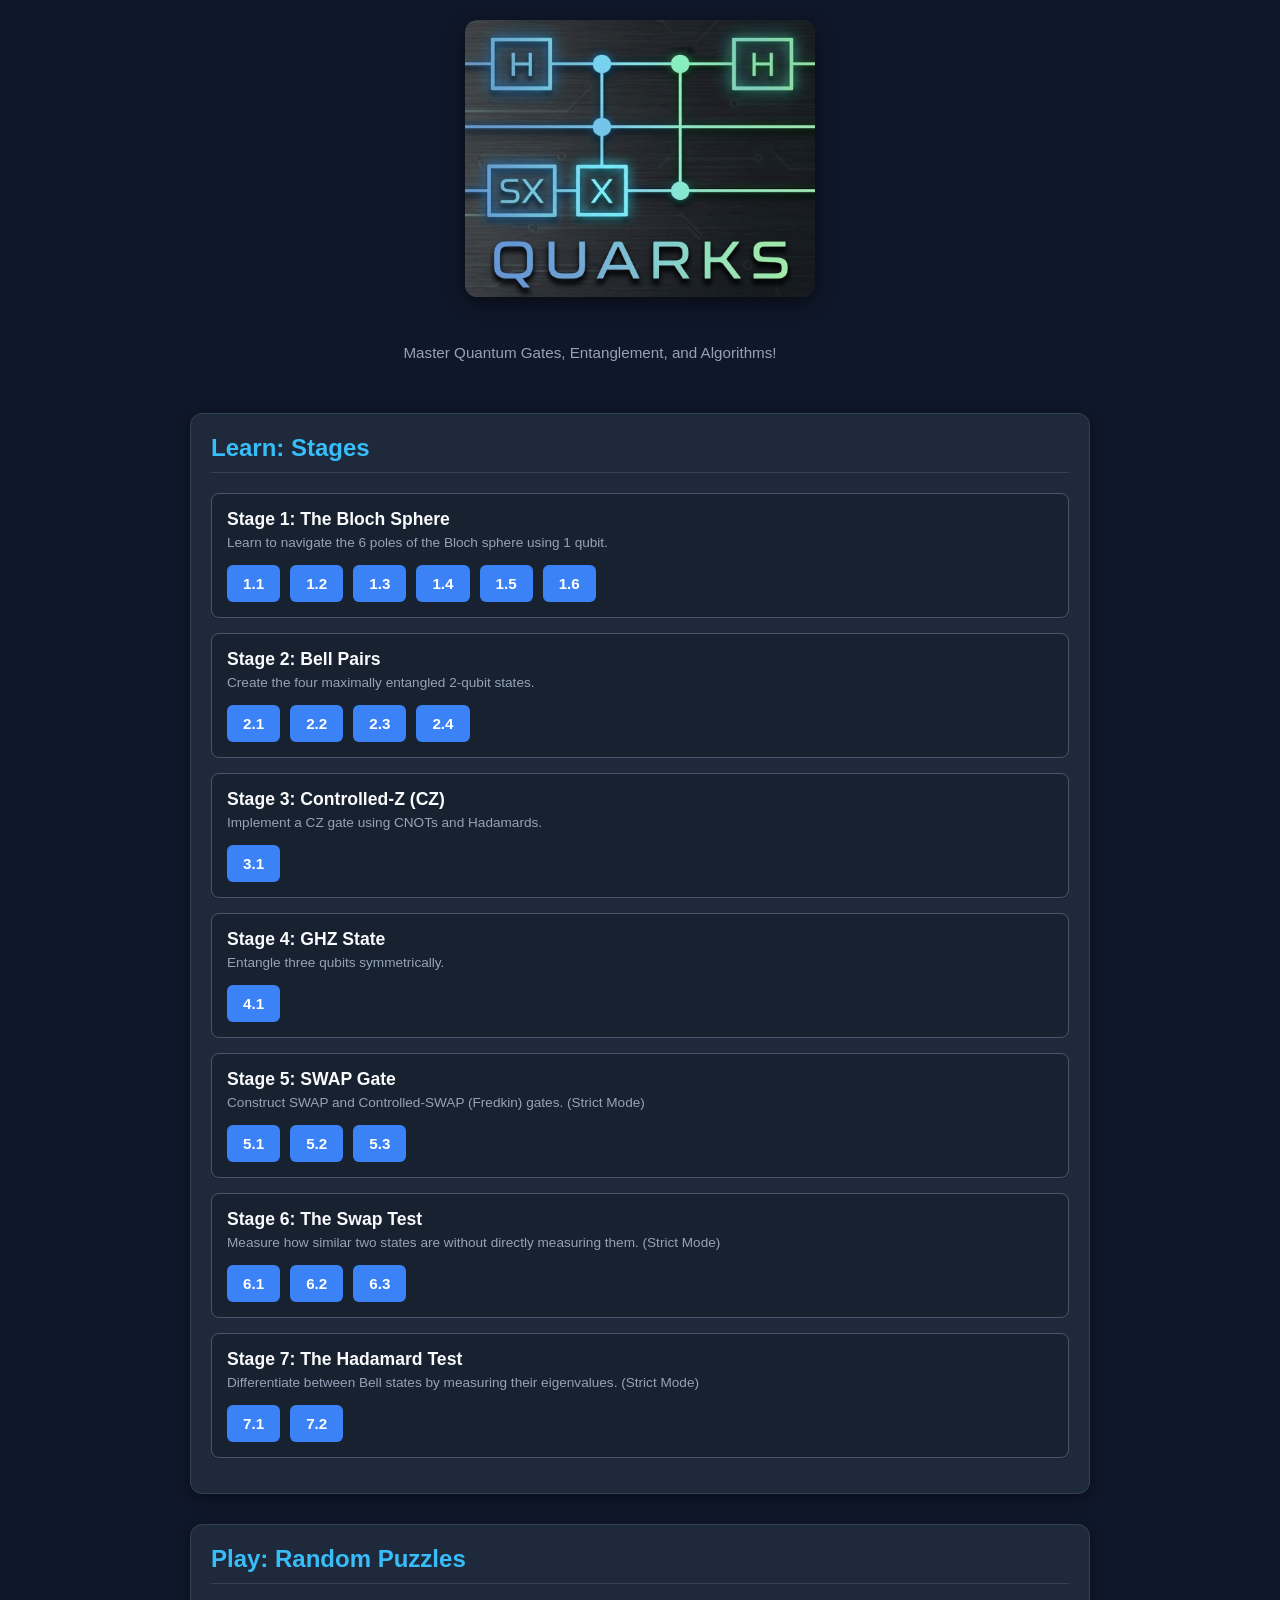
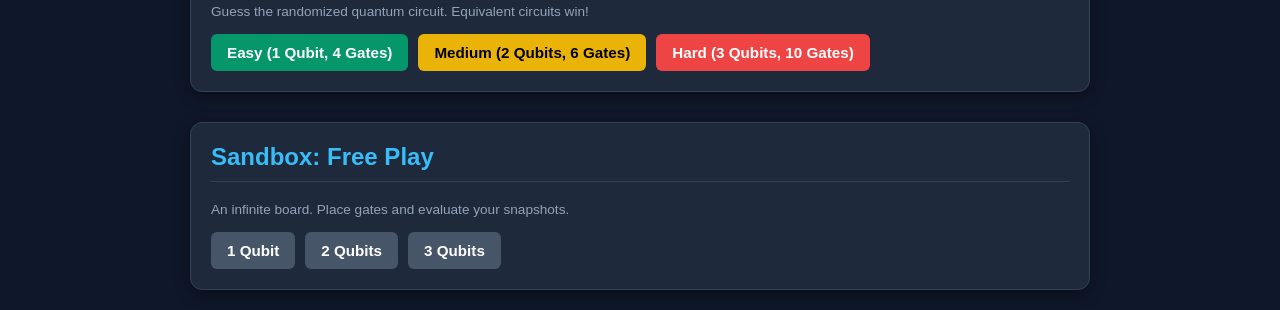
<file: Quarks V1.9.html>
<!DOCTYPE html>
<html lang="en">
<head>
    <meta charset="UTF-8">
    <meta name="viewport" content="width=device-width, initial-scale=1.0">
    <title>Quarks - Quantum Game</title>
    <style>
        :root {
            --bg-color: #0f172a;
            --text-color: #f8fafc;
            --border-color: #334155;
            --correct-bg: rgba(34, 197, 94, 0.2);
            --correct-border: #22c55e;
            --absent-bg: rgba(0, 0, 0, 0.2);
            --wire-color: #64748b;
            --gate-bg: #3b82f6;
            --cx-color: #eab308;
            --panel-bg: #1e293b;
        }
        body {
            font-family: 'Segoe UI', Tahoma, Geneva, Verdana, sans-serif;
            background-color: var(--bg-color);
            color: var(--text-color);
            display: flex;
            flex-direction: column;
            align-items: center;
            margin: 0;
            padding: 20px;
            overflow-x: hidden;
        }
        
        /* Logo Styles */
        .app-logo {
            max-width: 350px;
            width: 90%;
            height: auto;
            margin: 0 auto 15px auto;
            display: block;
            border-radius: 12px;
            box-shadow: 0 6px 20px rgba(0,0,0,0.5);
        }
        .app-logo-small {
            max-width: 250px;
            width: 80%;
            height: auto;
            margin: 0 auto 15px auto;
            display: block;
            border-radius: 8px;
            box-shadow: 0 4px 12px rgba(0,0,0,0.4);
        }

        #game-view { display: none; width: 100%; flex-direction: column; align-items: center;}
        
        .instructions { font-size: 0.95rem; color: #94a3b8; margin-bottom: 20px; text-align: center; max-width: 800px; line-height: 1.4;}
        
        /* Hint/Lesson Button Styles */
        .hint-btn {
            background: #475569; color: white; border: none; padding: 6px 12px; 
            border-radius: 4px; cursor: pointer; font-size: 0.8rem; margin-top: 10px; margin-right: 5px;
            transition: background 0.2s;
        }
        .hint-btn:hover { filter: brightness(1.1); }
        .hint-text { margin-top: 10px; font-style: italic; color: #eab308; }
        .lesson-text { margin-top: 10px; color: #cbd5e1; font-size: 0.9rem; text-align: left; background: rgba(0,0,0,0.2); padding: 12px; border-radius: 6px; border-left: 3px solid #38bdf8; line-height: 1.5;}
        .lesson-text b { color: #38bdf8; }

        .main-layout {
            display: flex;
            flex-direction: row;
            flex-wrap: wrap;
            justify-content: center;
            gap: 30px;
            width: 100%;
            max-width: 1200px;
        }
        
        .left-col { display: flex; flex-direction: column; flex: 1; min-width: 320px; max-width: 700px; order: 1; }
        .right-col {
            display: flex; flex-direction: column; width: 250px; background: var(--panel-bg);
            border: 1px solid var(--border-color); border-radius: 8px; padding: 15px; height: fit-content;
            box-shadow: 0 4px 6px rgba(0,0,0,0.3); order: 2; margin: 0 auto;
        }

        .state-container {
            background-color: var(--panel-bg); border: 1px solid var(--border-color);
            border-radius: 8px; padding: 15px; margin-bottom: 20px; text-align: center;
            box-shadow: 0 4px 6px rgba(0,0,0,0.3);
        }
        .state-amplitudes { font-size: 1.1rem; font-family: monospace; font-weight: bold; color: #38bdf8; word-wrap: break-word;}
        .state-label { font-size: 0.8rem; text-transform: uppercase; letter-spacing: 1px; color: #94a3b8; margin-bottom: 5px; }
        
        #live-state-container { border-color: #eab308; }
        #live-state-container .state-amplitudes { color: #eab308; }

        #board { display: flex; flex-direction: column; gap: 12px; margin-bottom: 25px; width: 100%; }
        .row-wrapper { 
            display: flex; flex-direction: column; background: var(--panel-bg); 
            border-radius: 6px; overflow: hidden; border: 2px solid transparent; transition: border-color 0.2s; width: 100%;
        }
        .row-wrapper.active { border-color: #94a3b8; box-shadow: 0 0 8px rgba(148, 163, 184, 0.3); }
        
        .circuit-row { display: flex; position: relative; width: 100%; }
        
        .qubit-labels {
            display: flex; flex-direction: column; justify-content: space-around; width: 30px; 
            background: #0f172a; font-family: monospace; font-size: 0.7rem; color: #94a3b8; 
            padding-left: 5px; border-right: 1px solid var(--border-color); flex-shrink: 0;
        }
        
        .slot {
            flex: 1; min-width: 35px; position: relative; border-right: 1px dashed var(--border-color); transition: background 0.2s;
        }
        .slot:last-child { border-right: none; }
        .slot.drag-over { background: rgba(255, 255, 255, 0.1); }
        .slot.correct { background: var(--correct-bg); border-color: var(--correct-border); border-style: solid; border-width: 0 1px 0 0;}
        .slot.absent { background: var(--absent-bg); opacity: 0.5; }

        .wire { position: absolute; left: 0; right: 0; height: 2px; background: var(--wire-color); z-index: 1; pointer-events: none;}
        
        .gate-box {
            position: absolute; width: 30px; height: 30px; background: var(--gate-bg); color: white; 
            text-align: center; font-weight: bold; line-height: 30px; font-size: 14px; z-index: 2; 
            left: 50%; transform: translate(-50%, -50%); border-radius: 4px; box-shadow: 0 2px 4px rgba(0,0,0,0.5); pointer-events: none;
        }
        
        .ctrl-dot {
            position: absolute; width: 12px; height: 12px; background: var(--cx-color); 
            border-radius: 50%; z-index: 2; left: 50%; transform: translate(-50%, -50%); pointer-events: none;
        }
        
        .tgt-cross {
            position: absolute; width: 20px; height: 20px; color: var(--cx-color); z-index: 2; 
            left: 50%; transform: translate(-50%, -50%); font-size: 26px; line-height: 20px; text-align: center; pointer-events: none;
        }
        
        .ctrl-line { position: absolute; left: 50%; width: 2px; background: var(--cx-color); transform: translateX(-50%); z-index: 1; pointer-events: none;}

        #board.hard-mode .gate-box { width: 22px; height: 22px; line-height: 22px; font-size: 11px; }
        #board.hard-mode .tgt-cross { width: 16px; height: 16px; font-size: 20px; line-height: 16px; }
        #board.hard-mode .ctrl-dot { width: 8px; height: 8px; }
        #board.hard-mode .qubit-labels { width: 22px; font-size: 0.6rem; }

        .amplitudes-result { font-family: monospace; font-size: 0.95rem; background-color: rgba(0,0,0,0.3); padding: 8px; text-align: center; color: #cbd5e1; border-top: 1px solid var(--border-color); }
        .original-label { font-size: 0.8rem; color: #f8fafc; background: rgba(0,0,0,0.4); padding: 4px; text-align: center; text-transform: uppercase;}

        #palette-container { margin-bottom: 20px; width: 100%;}
        .palette-label { font-size: 0.8rem; color: #94a3b8; margin-bottom: 10px; text-align: center; text-transform: uppercase;}
        #palette { display: flex; flex-wrap: wrap; justify-content: center; gap: 8px; background: var(--panel-bg); padding: 15px; border-radius: 8px; border: 1px solid var(--border-color); }
        .palette-item { width: 45px; background: #0f172a; border: 1px solid var(--border-color); border-radius: 6px; position: relative; cursor: grab; transition: transform 0.1s;}
        .palette-item:active { cursor: grabbing; transform: scale(0.95); }
        .palette-item:hover { border-color: #64748b; }

        .controls { display: flex; gap: 10px; margin-bottom: 20px; width: 100%;}
        .btn { flex: 1; padding: 12px; font-size: 0.9rem; font-weight: bold; border: none; border-radius: 6px; cursor: pointer; color: white; text-transform: uppercase; }
        #submit-btn { background-color: var(--gate-bg); }
        #submit-btn:hover { background-color: #2563eb; }
        #submit-btn:disabled { background-color: #475569; cursor: not-allowed; color: #94a3b8; }
        #menu-btn { background: #475569; }
        #menu-btn:hover { background: #334155; }
        .btn-green { background-color: #059669 !important; }
        .btn-green:hover { background-color: #047857 !important; }
        .btn-yellow { background-color: #eab308 !important; color: #000 !important; }
        .btn-yellow:hover { background-color: #ca8a04 !important; }
        
        #message { font-size: 1.2rem; font-weight: bold; height: 1.5rem; text-align: center; margin-bottom: 20px; padding: 0 10px;}

        #gate-guide { 
            background-color: var(--panel-bg); border: 1px solid var(--border-color); border-radius: 8px; 
            padding: 15px; width: 100%; max-width: 980px; box-sizing: border-box; order: 3; margin: 0 auto 20px auto;
        }
        .guide-title { font-size: 0.9rem; color: #94a3b8; text-transform: uppercase; letter-spacing: 1px; margin-bottom: 12px; text-align: center; }
        .guide-grid { display: grid; grid-template-columns: repeat(auto-fit, minmax(200px, 1fr)); gap: 10px; }
        .guide-card { background: rgba(0,0,0,0.2); padding: 12px; border-radius: 6px; border: 1px solid var(--border-color); font-size: 0.85rem; color: #cbd5e1; }
        .guide-card b { color: #f8fafc; font-size: 0.95rem; display: block; margin-bottom: 6px; }
        .math-expr { font-family: monospace; color: #eab308; display: block; line-height: 1.5; }

        .bloch-title { text-align: center; font-size: 0.9rem; color: #cbd5e1; text-transform: uppercase; letter-spacing: 1px; margin-bottom: 15px;}
        .canvas-container { display: flex; flex-direction: column; align-items: center; gap: 20px;}
        canvas { border-radius: 8px; background: #0f172a; border: 1px solid var(--border-color); }
        .bloch-note { font-size: 0.75rem; color: #94a3b8; text-align: center; margin-top: 15px;}

        /* Main Menu Overlay */
        #main-menu { width: 100%; max-width: 900px; display: flex; flex-direction: column; gap: 30px; animation: fadeIn 0.3s ease-out;}
        .menu-section { background: var(--panel-bg); border: 1px solid var(--border-color); border-radius: 12px; padding: 20px; box-shadow: 0 4px 15px rgba(0,0,0,0.4); }
        .menu-section h2 { margin-top: 0; color: #38bdf8; border-bottom: 1px solid var(--border-color); padding-bottom: 10px;}
        .menu-row { display: flex; flex-wrap: wrap; gap: 10px; margin-top: 15px;}
        .menu-btn { background: var(--gate-bg); color: white; border: none; padding: 10px 16px; border-radius: 6px; cursor: pointer; font-weight: bold; font-size: 0.95rem;}
        .menu-btn:hover { filter: brightness(1.1); }
        .menu-btn.completed { background-color: #059669; border: 1px solid #047857; color: white; }
        
        .stage-box { background: rgba(0,0,0,0.2); border: 1px solid #475569; border-radius: 8px; padding: 15px; margin-bottom: 15px;}
        .stage-box h3 { margin: 0 0 5px 0; color: #f8fafc; font-size: 1.1rem;}
        .stage-box p { margin: 0 0 10px 0; font-size: 0.85rem; color: #94a3b8;}

        @keyframes fadeIn { from {opacity: 0;} to {opacity: 1;} }
        .hidden { display: none !important; }
    </style>
</head>
<body>

    <div id="main-menu">
        <img src="logo.jpg" alt="Quarks - Quantum Game" class="app-logo">
        <div class="instructions">Master Quantum Gates, Entanglement, and Algorithms!</div>
        
        <div class="menu-section">
            <h2>Learn: Stages</h2>
            <div id="stages-container"></div>
        </div>

        <div class="menu-section">
            <h2>Play: Random Puzzles</h2>
            <p style="font-size: 0.85rem; color: #94a3b8; margin-top: 0;">Guess the randomized quantum circuit. Equivalent circuits win!</p>
            <div class="menu-row">
                <button class="menu-btn btn-green" onclick="initGame('RANDOM', 1)">Easy (1 Qubit, 4 Gates)</button>
                <button class="menu-btn btn-yellow" onclick="initGame('RANDOM', 2)">Medium (2 Qubits, 6 Gates)</button>
                <button class="menu-btn" style="background:#ef4444;" onclick="initGame('RANDOM', 3)">Hard (3 Qubits, 10 Gates)</button>
            </div>
        </div>

        <div class="menu-section">
            <h2>Sandbox: Free Play</h2>
            <p style="font-size: 0.85rem; color: #94a3b8; margin-top: 0;">An infinite board. Place gates and evaluate your snapshots.</p>
            <div class="menu-row">
                <button class="menu-btn" style="background:#475569" onclick="initGame('FREEPLAY', 1)">1 Qubit</button>
                <button class="menu-btn" style="background:#475569" onclick="initGame('FREEPLAY', 2)">2 Qubits</button>
                <button class="menu-btn" style="background:#475569" onclick="initGame('FREEPLAY', 3)">3 Qubits</button>
            </div>
        </div>
    </div>

    <div id="game-view">
        <img src="logo.jpg" alt="Quarks - Quantum Game" class="app-logo-small">
        <div class="instructions" id="instructions-text"></div>

        <div class="main-layout">
            <div class="left-col">
                <div id="target-container" class="state-container">
                    <div class="state-label">Target Amplitudes:</div>
                    <div id="target-amplitudes" class="state-amplitudes">Loading...</div>
                </div>

                <div id="live-state-container" class="state-container hidden">
                    <div class="state-label">Current Live Output:</div>
                    <div id="live-state-amplitudes" class="state-amplitudes">|ψ⟩ = |0⟩</div>
                </div>

                <div id="board"></div>

                <div id="palette-container">
                    <div class="palette-label">Gate Palette</div>
                    <div id="palette"></div>
                </div>

                <div class="controls">
                    <button id="submit-btn" class="btn" onclick="submitGuess()">Evaluate</button>
                    <button id="next-btn" class="btn btn-green hidden" onclick="nextStage()">Next Stage</button>
                    <button id="again-btn" class="btn btn-yellow hidden" onclick="playAgain()">Play Again</button>
                    <button id="menu-btn" class="btn" onclick="showMainMenu()">Main Menu</button>
                </div>
                
                <div id="message"></div>
            </div>

            <div class="right-col">
                <div class="bloch-title">Live Bloch Spheres</div>
                <div class="canvas-container" id="canvas-wrapper"></div>
                <div class="bloch-note">Pink = Pure State<br>Yellow = Entangled</div>
            </div>

            <div id="gate-guide">
                <div class="guide-title">Quantum Gate Reference</div>
                <div class="guide-grid">
                    <div class="guide-card"><b>X (NOT Gate)</b><span class="math-expr">X|0⟩ = |1⟩<br>X|1⟩ = |0⟩</span></div>
                    <div class="guide-card"><b>Y (Pauli-Y Gate)</b><span class="math-expr">Y|0⟩ = i|1⟩<br>Y|1⟩ = -i|0⟩</span></div>
                    <div class="guide-card"><b>Z (Phase Gate)</b><span class="math-expr">Z|0⟩ = |0⟩<br>Z|1⟩ = -|1⟩</span></div>
                    <div class="guide-card"><b>H (Hadamard)</b><span class="math-expr">H|0⟩ = 1/√2(|0⟩+|1⟩)<br>H|1⟩ = 1/√2(|0⟩-|1⟩)</span></div>
                    <div class="guide-card"><b>SX (√X Gate)</b><span class="math-expr">SX|0⟩ = ½(1+i)|0⟩ + ½(1-i)|1⟩<br>SX|1⟩ = ½(1-i)|0⟩ + ½(1+i)|1⟩</span></div>
                    <div class="guide-card" style="grid-column: 1/-1;"><b>CX (CNOT) & CCX (Toffoli)</b><span class="math-expr">Flips Target (⊕) if all Controls (•) are |1⟩.</span></div>
                </div>
            </div>
        </div>
    </div>

<script>
// --- Save Data ---
let completedStages = JSON.parse(localStorage.getItem('quarks_completed') || '[]');

function markStageCompleted(sIdx, lIdx) {
    let id = `${sIdx}-${lIdx}`;
    if (!completedStages.includes(id)) {
        completedStages.push(id);
        localStorage.setItem('quarks_completed', JSON.stringify(completedStages));
    }
}

// --- Configuration & Content ---
const LEVELS = {
    1: { q: 1, g: 4, minActive: 2, set: ['X0', 'Y0', 'H0', 'Z0', 'SX0'] },
    2: { q: 2, g: 6, minActive: 3, set: ['X0', 'X1', 'Y0', 'Y1', 'H0', 'H1', 'Z0', 'Z1', 'SX0', 'SX1', 'CX01', 'CX10'] },
    3: { q: 3, g: 10, minActive: 4, set: ['X0','X1','X2', 'Y0','Y1','Y2', 'H0','H1','H2', 'Z0','Z1','Z2', 'SX0','SX1','SX2', 'CX01','CX10','CX12','CX21', 'CX02', 'CX20', 'CCX012', 'CCX021', 'CCX120'] }
};

// Valid symmetrical CSWAP implementations
const CSWAP_VARIANTS = [
    [['CCX012'], ['CCX021'], ['CCX012']],
    [['CCX021'], ['CCX012'], ['CCX021']],
    [['CX21'], ['CCX012'], ['CX21']],
    [['CX12'], ['CCX021'], ['CX12']]
];

// Helper to calculate exact multiset from a 2D array of gates
function getGateMultiset(circuit) {
    let gates = [];
    for(let col of circuit) {
        for(let gate of col) {
            if(gate && gate !== 'I') gates.push(gate);
        }
    }
    return gates.sort().join(',');
}

// Generate base permutations for Strict Mode multiset extraction
const STAGES = [
    {
        title: "Stage 1: The Bloch Sphere",
        desc: "Learn to navigate the 6 poles of the Bloch sphere using 1 qubit.",
        qubits: 1, cols: 3, set: ['X0', 'Y0', 'Z0', 'H0', 'SX0'],
        levels: [
            { 
                name: "1.1: +Z State |0⟩", circuits: [[[]]], hint: "The default starting state. Does it need gates?",
                lesson: "<b>The Mechanism:</b> The |0⟩ state is the fundamental starting point of all quantum algorithms, representing the North Pole of the Bloch Sphere. Every game begins with the qubit perfectly resting here.<br><br><b>Why it matters:</b> Before we can exploit quantum mechanics, we need a clean, cold, and verified computational basis state to build upon. In real hardware, initializing qubits to |0⟩ with high fidelity is the vital first step of any quantum program."
            },
            { 
                name: "1.2: -Z State |1⟩", circuits: [[['X0']]], hint: "Flip the bit entirely.",
                lesson: "<b>The Mechanism:</b> The Pauli-X gate acts as a quantum NOT gate. It rotates the qubit 180 degrees around the X-axis, flipping it from the North Pole (|0⟩) to the South Pole (|1⟩).<br><br><b>Why it matters:</b> Bit-flips are the most basic form of logic. In quantum error correction, identifying and fixing accidental X-flips caused by environmental noise is a major area of research."
            },
            { 
                name: "1.3: +X State |+⟩", circuits: [[['H0']]], hint: "Create an equal superposition.",
                lesson: "<b>The Mechanism:</b> The Hadamard (H) gate creates an equal superposition of |0⟩ and |1⟩. Visually, it places the qubit directly on the equator facing the positive X-axis. If you measure this, you get a 50/50 chance of 0 or 1.<br><br><b>Why it matters:</b> Superposition is the fuel for quantum computing's massive parallel processing potential. By applying H gates to a register of qubits, we can explore all possible computational states simultaneously."
            },
            { 
                name: "1.4: -X State |-⟩", circuits: [[['X0'], ['H0']]], hint: "Flip the bit, then superpose.",
                lesson: "<b>The Mechanism:</b> By starting at |1⟩ and applying a Hadamard, we land on the opposite side of the equator. The amplitude of |1⟩ is now negative (-1/√2).<br><br><b>Why it matters:</b> Negative amplitudes are what make quantum mechanics truly different from classical probability. They allow for *Quantum Interference*. Algorithms are designed so that wrong answers interfere destructively (cancel out) and the right answer interferes constructively (amplifies)."
            },
            { 
                name: "1.5: +Y State |+i⟩", circuits: [[['X0'], ['SX0']]], hint: "Combine a full flip and a half flip.",
                lesson: "<b>The Mechanism:</b> The SX (Square-root of X) gate rotates the qubit 90 degrees around the X-axis. By combining gates, we can navigate to the Y-axis, bringing *imaginary numbers* (i) into our amplitudes.<br><br><b>Why it matters:</b> Complex numbers are essential to the Schrödinger equation. Manipulating the imaginary phase of a qubit is required for advanced routines like the Quantum Fourier Transform, a core component of Shor's algorithm for breaking RSA encryption."
            },
            { 
                name: "1.6: -Y State |-i⟩", circuits: [[['SX0']]], hint: "A single half-X rotation.",
                lesson: "<b>The Mechanism:</b> A single SX gate on |0⟩ pushes the qubit to the negative Y-axis. Notice how different combinations of rotations can reach different points on the equator.<br><br><b>Why it matters:</b> The X, Y, and Z axes represent non-commuting observables. Navigating precisely between them is exactly how quantum states are calibrated, tested, and manipulated inside physical hardware like superconducting transmon qubits."
            }
        ]
    },
    {
        title: "Stage 2: Bell Pairs",
        desc: "Create the four maximally entangled 2-qubit states.",
        qubits: 2, cols: 4, set: ['X0', 'X1', 'Z0', 'Z1', 'H0', 'H1', 'CX01', 'CX10'],
        levels: [
            { 
                name: "2.1: Φ+ State", circuits: [[['H0'], ['CX01']]], hint: "Entangle |+⟩ on Q0 with |0⟩ on Q1.",
                lesson: "<b>The Mechanism:</b> The CNOT gate is represented on the board by a solid control dot connected vertically to a ⊕ target cross. It flips the target qubit *only* if the control qubit is |1⟩. Because our control qubit is in a superposition of |0⟩ and |1⟩, the target becomes a superposition of flipped and not-flipped. They are now mathematically locked together.<br><br><b>Why it matters:</b> This is maximum entanglement. Measuring one qubit instantly dictates the state of the other, regardless of distance. This is the exact state used in Quantum Teleportation and Superdense Coding."
            },
            { 
                name: "2.2: Φ- State", circuits: [[['X0'], ['H0'], ['CX01']]], hint: "Entangle |-⟩ on Q0 with |0⟩ on Q1.",
                lesson: "<b>The Mechanism:</b> By starting the control qubit in the |-⟩ state before entangling, we embed a relative negative phase into the entangled pair.<br><br><b>Why it matters:</b> Entanglement isn't just about perfectly correlated classical data. By manipulating the phase within an entangled pair, quantum networks can encode extra classical bits of information, transferring 2 bits of data using only 1 physical qubit (Superdense coding)."
            },
            { 
                name: "2.3: Ψ+ State", circuits: [[['X1'], ['H0'], ['CX01']]], hint: "Flip the target before entangling.",
                lesson: "<b>The Mechanism:</b> Here, the qubits are perfectly *anti-correlated*. If you measure a 0 on Q0, you are guaranteed to find a 1 on Q1, and vice versa.<br><br><b>Why it matters:</b> Anti-correlated Bell states are frequently used in Quantum Key Distribution (like the E91 protocol) to generate perfectly secure, unhackable encryption keys between two distant parties."
            },
            { 
                name: "2.4: Ψ- State", circuits: [[['X0', 'X1'], ['H0'], ['CX01']]], hint: "Start with |11⟩ before entangling.",
                lesson: "<b>The Mechanism:</b> Known as the 'Singlet State', this is the most unique of the four. It is rotationally invariant—meaning no matter what axis (X, Y, or Z) you measure these qubits on, they will always yield opposite results.<br><br><b>Why it matters:</b> Because of its perfect symmetry, the Singlet State is highly resistant to certain types of environmental noise, making it a foundational concept for creating Decoherence-Free Subspaces in quantum memory."
            }
        ]
    },
    {
        title: "Stage 3: Controlled-Z (CZ)",
        desc: "Implement a CZ gate using CNOTs and Hadamards.",
        qubits: 2, cols: 5, set: ['X0', 'X1', 'H0', 'H1', 'CX01', 'CX10'],
        levels: [
            { 
                name: "3.1: Build a CZ", circuits: [[['H0', 'H1'], ['H1'], ['CX01'], ['H1']]], hint: "H X H = Z. (The first column places both qubits in |+⟩ so the CZ effect is visible!)",
                lesson: "<b>The Mechanism:</b> A Controlled-Z (CZ) applies a negative phase only when both qubits are |1⟩. Since H turns X into Z (and vice versa), sandwiching the target of a CNOT between two Hadamards transforms the controlled-bit-flip into a controlled-phase-flip.<br><br><b>Why it matters:</b> Real quantum hardware often only supports one type of native 2-qubit gate (like the CX gate on IBM hardware). 'Quantum Compilers' must rewrite advanced algorithms using these basic gate identities to physically run the code on the chip."
            }
        ]
    },
    {
        title: "Stage 4: GHZ State",
        desc: "Entangle three qubits symmetrically.",
        qubits: 3, cols: 5, set: ['X0','X1','X2', 'H0','H1','H2', 'CX01','CX10','CX12','CX21', 'CX02', 'CX20'],
        levels: [
            { 
                name: "4.1: GHZ State", circuits: [[['H0'], ['CX01'], ['CX12']]], hint: "Create a superposition, then chain the CNOTs down the line.",
                lesson: "<b>The Mechanism:</b> The Greenberger–Horne–Zeilinger (GHZ) state entangles three qubits so they are either all |000⟩ or all |111⟩. We build it by creating a standard Bell pair, and then using a second CNOT to 'infect' a third qubit with the entanglement.<br><br><b>Why it matters:</b> GHZ states demonstrate quantum non-locality far more powerfully than 2-qubit Bell pairs. They are incredibly useful in Quantum Metrology (creating hyper-sensitive measurement devices) and Quantum Secret Sharing protocols."
            }
        ]
    },
    {
        title: "Stage 5: SWAP Gate",
        desc: "Construct SWAP and Controlled-SWAP (Fredkin) gates. (Strict Mode)",
        qubits: 3, cols: 5, set: ['X0','X1','X2', 'H0','H1','H2', 'CX01','CX10','CX12','CX21', 'CX02', 'CX20', 'CCX012', 'CCX021', 'CCX120'],
        levels: [
            { 
                name: "5.1: SWAP Gate", 
                circuits: [
                    [['X1'], ['CX12'], ['CX21'], ['CX12']],
                    [['X1'], ['CX21'], ['CX12'], ['CX21']]
                ], 
                hint: "Set Q1 to |1⟩, then swap Q1 and Q2 using three alternating CNOT gates.",
                lesson: "<b>The Mechanism:</b> The SWAP gate exchanges the states of two qubits. While it can be implemented as a single hardware operation, it is most often compiled into three alternating CNOT gates. This relies on the XOR logic of CNOT: applying it back-and-forth effectively swaps the amplitudes!<br><br><b>Why it matters:</b> Physical qubits on a microchip are usually only wired to their immediate neighbors. If an algorithm requires entangling two distant qubits on opposite sides of the chip, the compiler *must* route their information through the grid using SWAP networks."
            },
            { 
                name: "5.2: CSWAP (3 CCX)", 
                circuits: [
                    [['H0', 'X1'], ['CCX012'], ['CCX021'], ['CCX012']],
                    [['H0', 'X1'], ['CCX021'], ['CCX012'], ['CCX021']],
                    [['X1'], ['H0'], ['CCX012'], ['CCX021'], ['CCX012']],
                    [['H0'], ['X1'], ['CCX012'], ['CCX021'], ['CCX012']]
                ], 
                hint: "Superpose Q0 and flip Q1. Then conditionally swap Q1 & Q2 using three Toffolis.",
                lesson: "<b>The Mechanism:</b> The Controlled-SWAP (Fredkin) gate swaps the target qubits *only* if the control qubit is |1⟩. We can build it directly by taking our 3-CNOT design from the last stage and upgrading all three gates into Toffoli (CCX) gates controlled by Q0.<br><br><b>Why it matters:</b> The Fredkin gate is a 'universal' reversible logic gate. In quantum algorithms, conditionally routing information allows us to compute similarities between complex states without measuring them directly, forming the backbone of Quantum Machine Learning."
            },
            { 
                name: "5.3: CSWAP (1 CCX, 2 CX)", 
                circuits: [
                    [['H0', 'X1'], ['CX21'], ['CCX012'], ['CX21']],
                    [['H0', 'X1'], ['CX12'], ['CCX021'], ['CX12']],
                    [['X1'], ['H0'], ['CX21'], ['CCX012'], ['CX21']],
                    [['X1'], ['H0'], ['CX12'], ['CCX021'], ['CX12']]
                ], 
                hint: "Wrap a single Toffoli gate in CNOTs to achieve the exact same state!",
                lesson: "<b>The Mechanism:</b> We can optimize the CSWAP gate by noticing that we only need to conditionally flip one qubit based on the other, then use standard CNOTs to cascade the swap. This reduces the cost from 3 Toffolis to just 1 Toffoli and 2 CNOTs.<br><br><b>Why it matters:</b> Every gate you execute introduces a tiny bit of noise. Toffoli gates are notoriously noisy and slow. Compiling circuits to use fewer heavy gates—while achieving the exact same mathematical result—is a massive and vital sub-field of quantum software engineering."
            }
        ]
    },
    {
        title: "Stage 6: The Swap Test",
        desc: "Measure how similar two states are without directly measuring them. (Strict Mode)",
        qubits: 3, cols: 8, set: ['X0','X1','X2', 'H0','H1','H2', 'CX01','CX10','CX12','CX21', 'CX02', 'CX20', 'CCX012', 'CCX021', 'CCX120'],
        levels: [
            {
                name: "6.1: Identical States",
                circuits: [
                    [['H0'], ['CX21'], ['CCX012'], ['CX21'], ['H0']],
                    [['H0'], ['CCX012'], ['CCX021'], ['CCX012'], ['H0']]
                ],
                hint: "Superpose the ancilla (Q0), apply a CSWAP across Q1 and Q2, and apply another Hadamard to Q0.",
                lesson: "<b>The Mechanism:</b> The Swap Test algorithm checks how identical two target quantum states are. We superpose an ancilla (Q0), use it to CSWAP the target states (Q1, Q2), and interfere the ancilla again with a final Hadamard. The probability of measuring Q0 as |0⟩ is mathematically exactly P(0) = 0.5 + 0.5|⟨ψ|φ⟩|². Since |0⟩ and |0⟩ are totally identical, the math perfectly returns Q0 to |0⟩!<br><br><b>Why it matters:</b> Comparing massive vectors is the core of classical machine learning (like checking if an image is a cat or a dog). The Swap Test lets us compare massive quantum states using just *one* ancilla measurement, offering a potential exponential speedup for Quantum AI."
            },
            {
                name: "6.2: Orthogonal States",
                circuits: [
                    [['X1'], ['H0'], ['CX21'], ['CCX012'], ['CX21'], ['H0']],
                    [['X2'], ['H0'], ['CX12'], ['CCX021'], ['CX12'], ['H0']]
                ],
                hint: "Flip Q1 to |1⟩. Then run the exact same Swap Test logic as before!",
                lesson: "<b>The Mechanism:</b> Now we test two completely orthogonal (opposite) states: |1⟩ (on Q1) and |0⟩ (on Q2). Their inner product is 0. Following our Swap Test formula: P(0) = 0.5 + 0.5(0) = 0.5. This means the ancilla qubit has exactly a 50% chance of being measured as |0⟩. Look at the Bloch sphere—Q0 is perfectly balanced on the equator!<br><br><b>Why it matters:</b> This demonstrates the lower bounds of the algorithm. When measuring the ancilla, P(0) = 0.5 is the absolute minimum you can get, proving that the datasets encoded in the qubits have absolutely zero overlap."
            },
            {
                name: "6.3: Partial Overlap",
                circuits: [
                    [['H1'], ['H0'], ['CX21'], ['CCX012'], ['CX21'], ['H0']],
                    [['H2'], ['H0'], ['CX12'], ['CCX021'], ['CX12'], ['H0']]
                ],
                hint: "Prep Q1 with a Hadamard to |+⟩. Run the Swap Test again to see what partial overlap looks like.",
                lesson: "<b>The Mechanism:</b> What if the states are only partially similar? Here we compare |+⟩ and |0⟩. Their squared inner product is 0.5. The formula gives P(0) = 0.5 + 0.5(0.5) = 0.75 (or 75%). Look at the statevector amplitudes—by checking Q0, we measured the exact mathematical overlap of our two target states!<br><br><b>Why it matters:</b> This is the real magic of the Swap test. It doesn't just say 'yes' or 'no'; it computes the exact continuous inner product (the quantum equivalent of the classical dot product). This serves as the computational backbone for advanced algorithms like Quantum Support Vector Machines (QSVM)."
            }
        ]
    },
    {
        title: "Stage 7: The Hadamard Test",
        desc: "Differentiate between Bell states by measuring their eigenvalues. (Strict Mode)",
        qubits: 3, cols: 8, set: ['X0','X1','X2', 'H0','H1','H2', 'CX01','CX10','CX12','CX21', 'CX02', 'CX20'],
        levels: [
            {
                name: "7.1: X-Parity (+ vs -)",
                circuits: [
                    [['X1'], ['H1'], ['CX12'], ['H0'], ['CX01'], ['CX02'], ['H0']],
                    [['X2'], ['H2'], ['CX21'], ['H0'], ['CX01'], ['CX02'], ['H0']]
                ],
                hint: "Prep Φ- on Q1 & Q2. Then H on Q0, apply CX from Q0 to Q1 and Q2, and H on Q0.",
                lesson: "<b>The Mechanism:</b> The Hadamard Test is a general algorithm to measure the expectation value of an operator. However, when the target state is an *eigenstate* of the operator (like Bell states are to Pauli parities), the specific mechanism at play is <b>Phase Kickback</b>.<br><br>In Phase Kickback, applying a controlled operation doesn't change the target eigenstate; instead, its eigenvalue (+1 or -1) is 'kicked back' into the control qubit's phase.<br><br><b>Why it matters:</b> The Φ- state is an eigenstate of X₁X₂ with an eigenvalue of -1. So, the -1 phase is kicked back to Q0, changing its state from |+⟩ to |-⟩. The final Hadamard converts this to |1⟩, allowing us to read the eigenvalue perfectly!<br><br><b>Try it:</b> Remove the first X₁ gate from the board to prepare Φ+ instead. Since Φ+ has an eigenvalue of +1, no negative phase is kicked back, and Q0 returns safely to |0⟩!"
            },
            {
                name: "7.2: Z-Parity (Φ vs Ψ)",
                circuits: [
                    [['X2'], ['H1'], ['CX12'], ['H0'], ['H1'], ['H2'], ['CX01'], ['CX02'], ['H0'], ['H1'], ['H2']],
                    [['X1'], ['H2'], ['CX21'], ['H0'], ['H1'], ['H2'], ['CX01'], ['CX02'], ['H0'], ['H1'], ['H2']]
                ],
                hint: "Prep Ψ+ using X2, H1, CX12. Then wrap CX01 and CX02 in Hadamards to simulate Controlled-Z gates.",
                lesson: "<b>The Mechanism:</b> To differentiate a Φ state from a Ψ state, we must measure their Z-parity (Z₁Z₂). Because we don't have a native Controlled-Z gate on this board, we build them by wrapping CNOTs in Hadamards. This creates a Hadamard test for the Z₁Z₂ operator.<br><br><b>Why it matters:</b> The Ψ+ state is anti-correlated, meaning its Z-parity eigenvalue is -1. This test kicks the -1 phase back, flipping Q0 to |1⟩. In quantum error correction, continuously measuring these X and Z parities (without measuring the actual data qubits) is exactly how we detect errors without collapsing the fragile computation!<br><br><b>Try it:</b> Remove the X₂ gate to test a Φ+ state instead. Q0 will stay at |0⟩ because Φ states are perfectly correlated (eigenvalue +1)!"
            }
        ]
    }
];

// --- Quantum Math Engine ---
const c = 1 / Math.sqrt(2);
function mult(a, b) { return {r: a.r*b.r - a.i*b.i, i: a.r*b.i + a.i*b.r}; }
function add(a, b) { return {r: a.r + b.r, i: a.i + b.i}; }

const I2 = [[{r:1,i:0},{r:0,i:0}], [{r:0,i:0},{r:1,i:0}]];
const X2 = [[{r:0,i:0},{r:1,i:0}], [{r:1,i:0},{r:0,i:0}]];
const Y2 = [[{r:0,i:0},{r:0,i:-1}], [{r:0,i:1},{r:0,i:0}]];
const Z2 = [[{r:1,i:0},{r:0,i:0}], [{r:0,i:0},{r:-1,i:0}]];
const H2 = [[{r:c,i:0},{r:c,i:0}], [{r:c,i:0},{r:-c,i:0}]];
const SX2 = [[{r:0.5,i:0.5},{r:0.5,i:-0.5}], [{r:0.5,i:-0.5},{r:0.5,i:0.5}]];

const P0 = [[{r:1,i:0},{r:0,i:0}], [{r:0,i:0},{r:0,i:0}]]; 
const P1 = [[{r:0,i:0},{r:0,i:0}], [{r:0,i:0},{r:1,i:0}]]; 

const CX2 = [
    [{r:1,i:0}, {r:0,i:0}, {r:0,i:0}, {r:0,i:0}],
    [{r:0,i:0}, {r:1,i:0}, {r:0,i:0}, {r:0,i:0}],
    [{r:0,i:0}, {r:0,i:0}, {r:0,i:0}, {r:1,i:0}],
    [{r:0,i:0}, {r:0,i:0}, {r:1,i:0}, {r:0,i:0}]
];
const CX2_REV = [
    [{r:1,i:0}, {r:0,i:0}, {r:0,i:0}, {r:0,i:0}],
    [{r:0,i:0}, {r:0,i:0}, {r:0,i:0}, {r:1,i:0}],
    [{r:0,i:0}, {r:0,i:0}, {r:1,i:0}, {r:0,i:0}],
    [{r:0,i:0}, {r:1,i:0}, {r:0,i:0}, {r:0,i:0}]
];

function addMat(A, B) {
    let rowA = A.length, colA = A[0].length;
    let M = Array(rowA).fill().map(() => Array(colA));
    for(let r=0; r<rowA; r++) for(let c=0; c<colA; c++) M[r][c] = add(A[r][c], B[r][c]);
    return M;
}

function matMult(A, B) {
    let size = A.length;
    let M = Array(size).fill().map(() => Array(size));
    for(let r=0; r<size; r++) {
        for(let c=0; c<size; c++) {
            let sum = {r:0, i:0};
            for(let k=0; k<size; k++) sum = add(sum, mult(A[r][k], B[k][c]));
            M[r][c] = sum;
        }
    }
    return M;
}

function kron(A, B) {
    let rowA = A.length, colA = A[0].length, rowB = B.length, colB = B[0].length;
    let M = Array(rowA * rowB).fill().map(() => Array(colA * colB));
    for(let r1=0; r1<rowA; r1++) {
        for(let r2=0; r2<rowB; r2++) {
            for(let c1=0; c1<colA; c1++) {
                for(let c2=0; c2<colB; c2++) M[r1*rowB+r2][c1*colB+c2] = mult(A[r1][c1], B[r2][c2]);
            }
        }
    }
    return M;
}

function kronN(mats) {
    let res = mats[0];
    for(let i=1; i<mats.length; i++) res = kron(res, mats[i]);
    return res;
}

let GATE_MATRICES = {};
function generateMatrices(N) {
    GATE_MATRICES = {};
    GATE_MATRICES['I'] = kronN(Array(N).fill(I2));
    
    let singleGates = { 'X': X2, 'Y': Y2, 'H': H2, 'Z': Z2, 'SX': SX2 };
    for (let q = 0; q < N; q++) {
        for (let [name, mat] of Object.entries(singleGates)) {
            let mats = Array(N).fill(I2);
            mats[q] = mat;
            GATE_MATRICES[`${name}${q}`] = kronN(mats);
        }
    }
    
    if (N >= 2) {
        if (N === 2) {
            GATE_MATRICES['CX01'] = CX2; GATE_MATRICES['CX10'] = CX2_REV;
        } else if (N === 3) {
            GATE_MATRICES['CX01'] = kron(CX2, I2); GATE_MATRICES['CX10'] = kron(CX2_REV, I2);
            GATE_MATRICES['CX12'] = kron(I2, CX2); GATE_MATRICES['CX21'] = kron(I2, CX2_REV);
            GATE_MATRICES['CX02'] = addMat(kronN([P0, I2, I2]), kronN([P1, I2, X2]));
            GATE_MATRICES['CX20'] = addMat(kronN([I2, I2, P0]), kronN([X2, I2, P1]));
            
            let CCX012 = Array(8).fill().map((_, i) => {
                let row = Array(8).fill().map(() => ({r:0, i:0}));
                let j = (i === 6) ? 7 : (i === 7) ? 6 : i;
                row[j] = {r:1, i:0}; return row;
            }); GATE_MATRICES['CCX012'] = CCX012;

            let CCX021 = Array(8).fill().map((_, i) => {
                let row = Array(8).fill().map(() => ({r:0, i:0}));
                let j = (i === 5) ? 7 : (i === 7) ? 5 : i;
                row[j] = {r:1, i:0}; return row;
            }); GATE_MATRICES['CCX021'] = CCX021;

            let CCX120 = Array(8).fill().map((_, i) => {
                let row = Array(8).fill().map(() => ({r:0, i:0}));
                let j = (i === 3) ? 7 : (i === 7) ? 3 : i;
                row[j] = {r:1, i:0}; return row;
            }); GATE_MATRICES['CCX120'] = CCX120;
        }
    }
}

function removeGlobalPhase(v) {
    let ref = null;
    for (let i = 0; i < v.length; i++) {
        if (Math.abs(v[i].r) > 1e-4 || Math.abs(v[i].i) > 1e-4) { ref = v[i]; break; }
    }
    if (!ref) return v; 
    let mag = Math.sqrt(ref.r * ref.r + ref.i * ref.i);
    let mR = ref.r / mag, mI = -ref.i / mag; 
    let out = [];
    for (let i = 0; i < v.length; i++) out.push({r: v[i].r * mR - v[i].i * mI, i: v[i].r * mI + v[i].i * mR});
    return out;
}

function formatTerm(val, isImaginary) {
    if (Math.abs(val) < 1e-4) return "0";
    let sign = val < 0 ? "-" : ""; let v = Math.abs(val); let num = "";
    const eps = 1e-4;
    
    if (Math.abs(v - 1) < eps) num = "1";
    else if (Math.abs(v - 0.5) < eps) num = "1/2";
    else if (Math.abs(v - 1/Math.sqrt(2)) < eps) num = "1/√2";
    else if (Math.abs(v - 1/(2*Math.sqrt(2))) < eps) num = "1/2√2";
    else if (Math.abs(v - 0.25) < eps) num = "1/4";
    else num = v.toFixed(2);
    
    if (isImaginary) {
        if (num === "1") return sign + "i";
        if (num.includes("/")) return sign + num.replace("1/", "i/");
        return sign + num + "i";
    }
    return sign + num;
}

function formatComplexExact(val) {
    let r = val.r, i = val.i;
    if (Math.abs(r) < 1e-4 && Math.abs(i) < 1e-4) return null;
    if (Math.abs(r) < 1e-4) return formatTerm(i, true);
    if (Math.abs(i) < 1e-4) return formatTerm(r, false);
    
    let rStr = formatTerm(r, false), iStr = formatTerm(i, true);
    let op = iStr.startsWith("-") ? "-" : "+";
    let iPart = iStr.startsWith("-") ? iStr.substring(1) : iStr;
    return `${rStr} ${op} ${iPart}`;
}

function computeStateVector(sequence, N) {
    let numStates = Math.pow(2, N);
    let v = Array(numStates).fill().map(() => ({r:0, i:0}));
    v[0] = {r:1, i:0}; 
    
    for (let column of sequence) {
        if (column.length === 0) continue;
        let colMatrix = GATE_MATRICES['I'];
        for (let gate of column) colMatrix = matMult(colMatrix, GATE_MATRICES[gate]);
        
        let nextV = [];
        for (let i = 0; i < numStates; i++) {
            let sum = {r:0, i:0};
            for (let j = 0; j < numStates; j++) sum = add(sum, mult(colMatrix[i][j], v[j]));
            nextV.push(sum);
        }
        v = nextV;
    }
    return removeGlobalPhase(v);
}

function stateToString(v, N) {
    let terms = [];
    let numStates = Math.pow(2, N);
    for (let i = 0; i < numStates; i++) {
        let fmt = formatComplexExact(v[i]);
        if (fmt) {
            let bin = i.toString(2).padStart(N, '0');
            terms.push(`${(fmt.includes(' + ') || fmt.includes(' - ')) ? `(${fmt})` : fmt}|${bin}⟩`);
        }
    }
    return terms.length === 0 ? "0" : terms.join(' + ').replace(/\+ -/g, '- ');
}

function statesMatch(v1, v2, N) {
    let numStates = Math.pow(2, N);
    for (let i = 0; i < numStates; i++) {
        if (Math.abs(v1[i].r - v2[i].r) > 1e-4 || Math.abs(v1[i].i - v2[i].i) > 1e-4) return false;
    }
    return true;
}

function getOccupiedQubits(gate) {
    if (!gate || gate === 'I') return [];
    if (gate.startsWith('CCX')) {
        let c1 = parseInt(gate[3]), c2 = parseInt(gate[4]), t = parseInt(gate[5]);
        let occ = [];
        for(let i=Math.min(c1, c2, t); i<=Math.max(c1, c2, t); i++) occ.push(i); 
        return occ;
    }
    if (gate.startsWith('CX')) {
        let c = parseInt(gate[2]), t = parseInt(gate[3]);
        let occ = [];
        for(let i=Math.min(c,t); i<=Math.max(c,t); i++) occ.push(i);
        return occ;
    }
    return [parseInt(gate.slice(-1))];
}

function canFit(columnGates, newGate) {
    let newOcc = getOccupiedQubits(newGate);
    for(let g of columnGates) {
        let occ = getOccupiedQubits(g);
        for(let q of newOcc) { if(occ.includes(q)) return false; }
    }
    return true;
}

function addGateToColumn(colArray, newGate) {
    if (!newGate || newGate === 'I') return colArray;
    let newOcc = getOccupiedQubits(newGate);
    let filtered = colArray.filter(g => {
        let occ = getOccupiedQubits(g);
        return !newOcc.some(q => occ.includes(q));
    });
    filtered.push(newGate);
    return filtered;
}

// --- Bloch Sphere ---
function calcBlochVector(v, q, N) {
    let z = 0, x = 0, y = 0;
    let numStates = Math.pow(2, N);
    for (let i = 0; i < numStates; i++) {
        let bit = (i >> (N - 1 - q)) & 1;
        if (bit === 0) {
            let j = i ^ (1 << (N - 1 - q));
            z += (v[i].r**2 + v[i].i**2) - (v[j].r**2 + v[j].i**2);
            x += 2 * (v[i].r * v[j].r + v[i].i * v[j].i);
            y += 2 * (v[i].r * v[j].i - v[i].i * v[j].r);
        }
    }
    return {x, y, z};
}

function drawBlochSphere(canvasId, vec, label) {
    const canvas = document.getElementById(canvasId);
    if(!canvas) return;
    const ctx = canvas.getContext('2d');
    ctx.clearRect(0, 0, canvas.width, canvas.height);
    
    const cx = canvas.width / 2, cy = canvas.height / 2 - 10, R = 55;
    
    ctx.beginPath(); ctx.arc(cx, cy, R, 0, 2*Math.PI);
    ctx.strokeStyle = 'rgba(255,255,255,0.2)'; ctx.lineWidth = 1; ctx.stroke();
    
    ctx.beginPath(); ctx.ellipse(cx, cy, R, R*0.35, 0, 0, 2*Math.PI); ctx.stroke();
    
    const proj = (x, y, z) => ({ x: cx + R * (y - 0.5 * x), y: cy + R * (-z + 0.35 * x) });
    
    ctx.strokeStyle = 'rgba(255,255,255,0.1)';
    const drawAxis = (p1, p2, txt, pTxt) => {
        ctx.beginPath(); ctx.moveTo(p1.x, p1.y); ctx.lineTo(p2.x, p2.y); ctx.stroke();
        ctx.fillStyle = 'rgba(255,255,255,0.5)'; ctx.font = '11px sans-serif'; ctx.fillText(txt, pTxt.x, pTxt.y);
    };
    
    let pZ1 = proj(0,0,-1), pZ2 = proj(0,0,1);
    drawAxis(pZ1, pZ2, '|0⟩', {x: pZ2.x - 8, y: pZ2.y - 5}); ctx.fillText('|1⟩', pZ1.x - 8, pZ1.y + 12);
    
    let pY1 = proj(0,-1,0), pY2 = proj(0,1,0);
    drawAxis(pY1, pY2, 'y', {x: pY2.x + 4, y: pY2.y + 4});
    
    let pX1 = proj(-1,0,0), pX2 = proj(1,0,0);
    drawAxis(pX1, pX2, 'x', {x: pX2.x - 12, y: pX2.y + 12});
    
    let pv = proj(vec.x, vec.y, vec.z);
    ctx.beginPath(); ctx.moveTo(cx, cy); ctx.lineTo(pv.x, pv.y);
    
    let len = Math.sqrt(vec.x**2 + vec.y**2 + vec.z**2);
    ctx.strokeStyle = len < 0.95 ? '#eab308' : '#ec4899'; 
    ctx.lineWidth = 3; ctx.stroke();
    
    ctx.beginPath(); ctx.arc(pv.x, pv.y, 4, 0, 2*Math.PI); ctx.fillStyle = ctx.strokeStyle; ctx.fill();
    
    ctx.fillStyle = '#cbd5e1'; ctx.font = 'bold 12px monospace'; ctx.textAlign = 'center';
    ctx.fillText(label, cx, canvas.height - 10);
}

// --- UI Logic ---
let currentMode = ''; 
let currentLvl = 1;
let currentP1 = 0;
let currentP2 = 0;

let numQubits = 1;
let numCols = 4;
let activeSet = [];
let secretCircuits = []; 
let targetState = [];
let currentGuess = []; 
let attempts = 0;
let gameOver = false;

function buildMenu() {
    const container = document.getElementById('stages-container');
    container.innerHTML = '';
    
    STAGES.forEach((stage, sIdx) => {
        let box = document.createElement('div');
        box.className = 'stage-box';
        box.innerHTML = `<h3>${stage.title}</h3><p>${stage.desc}</p><div class="menu-row" id="sbg-${sIdx}"></div>`;
        container.appendChild(box);
        
        let bg = document.getElementById(`sbg-${sIdx}`);
        stage.levels.forEach((lvl, lIdx) => {
            let btn = document.createElement('button');
            btn.className = 'menu-btn';
            
            if (completedStages.includes(`${sIdx}-${lIdx}`)) {
                btn.classList.add('completed');
                btn.innerText = `✓ ${lvl.name.split(':')[0]}`;
            } else {
                btn.innerText = lvl.name.split(':')[0];
            }
            
            btn.onclick = () => initGame('STAGE', sIdx, lIdx);
            bg.appendChild(btn);
        });
    });
}

function showMainMenu() {
    document.getElementById('game-view').style.display = 'none';
    buildMenu(); 
    document.getElementById('main-menu').style.display = 'flex';
}

function showHint() {
    document.getElementById('hint-text').classList.remove('hidden');
    document.getElementById('hint-btn').classList.add('hidden');
}

function showLesson() {
    document.getElementById('lesson-text').classList.remove('hidden');
    document.getElementById('lesson-btn').classList.add('hidden');
}

function initGame(mode, p1, p2) {
    document.getElementById('main-menu').style.display = 'none';
    document.getElementById('game-view').style.display = 'flex';
    
    currentMode = mode;
    let instructions = document.getElementById('instructions-text');
    let submitBtn = document.getElementById('submit-btn');
    let targetBox = document.getElementById('target-container');
    let liveBox = document.getElementById('live-state-container');
    
    submitBtn.classList.remove('hidden');
    document.getElementById('next-btn').classList.add('hidden');
    document.getElementById('again-btn').classList.add('hidden');
    submitBtn.disabled = false;
    
    if (mode === 'STAGE') {
        currentP1 = p1;
        currentP2 = p2;
        let stage = STAGES[p1];
        let lvl = stage.levels[p2];
        numQubits = stage.qubits;
        numCols = stage.cols;
        activeSet = stage.set;
        secretCircuits = lvl.circuits;
        
        let isStrict = (p1 >= 4); 
        let rulesText = isStrict ? "<br><span style='color:#ef4444; font-size:0.85rem; font-weight:bold;'>Strict Mode: A canonical implementation is required!</span>" : "";
        let lessonHTML = lvl.lesson ? `<button id="lesson-btn" class="hint-btn" style="background:#059669;" onclick="showLesson()">Read Lesson</button><div id="lesson-text" class="lesson-text hidden">${lvl.lesson}</div>` : "";

        instructions.innerHTML = `<b>${stage.title}: ${lvl.name}</b>${rulesText}<br>
                                  <button id="hint-btn" class="hint-btn" onclick="showHint()">Show Hint</button>
                                  ${lessonHTML}
                                  <div id="hint-text" class="hint-text hidden">Hint: ${lvl.hint}</div>`;
        targetBox.style.display = 'block';
        liveBox.style.display = 'none';
        
    } else if (mode === 'RANDOM') {
        currentLvl = p1;
        numQubits = LEVELS[p1].q;
        numCols = LEVELS[p1].g;
        activeSet = LEVELS[p1].set;
        
        let generatedCircuit = [];
        let activeLength = Math.floor(Math.random() * (numCols - LEVELS[p1].minActive + 1)) + LEVELS[p1].minActive;
        for (let i = 0; i < numCols; i++) {
            if (i < activeLength) {
                let col = [activeSet[Math.floor(Math.random() * activeSet.length)]];
                for(let a=0; a<numQubits-1; a++) {
                    if(Math.random() > 0.5) {
                        let gNext = activeSet[Math.floor(Math.random() * activeSet.length)];
                        if(canFit(col, gNext)) col.push(gNext);
                    }
                }
                generatedCircuit.push(col);
            } else generatedCircuit.push([]);
        }
        secretCircuits = [generatedCircuit];
        
        instructions.innerHTML = `<b>Random Puzzle</b><br>Guess the circuit. Equivalent circuits win!`;
        targetBox.style.display = 'block';
        liveBox.style.display = 'none';
        
    } else if (mode === 'FREEPLAY') {
        numQubits = p1;
        numCols = 8;
        activeSet = LEVELS[p1].set;
        secretCircuits = [[]];
        
        instructions.innerHTML = `<b>Sandbox Free Play (${numQubits} Qubit${numQubits>1?'s':''})</b><br>Experiment freely. Click evaluate to take a snapshot of the state!`;
        targetBox.style.display = 'none';
        liveBox.style.display = 'block';
    }
    
    generateMatrices(numQubits);
    if (numQubits === 3) document.getElementById('board').classList.add('hard-mode');
    else document.getElementById('board').classList.remove('hard-mode');
    
    if (mode !== 'FREEPLAY') {
        targetState = computeStateVector(secretCircuits[0], numQubits);
        document.getElementById('target-amplitudes').innerText = "|ψ⟩ = " + stateToString(targetState, numQubits);
    }
    
    currentGuess = Array(numCols).fill().map(() => []);
    attempts = 0;
    gameOver = false;
    document.getElementById('message').innerText = "";
    
    renderDynamicCanvases();
    renderPalette();
    renderBoard(); 
    updateBlochSpheres();
}

function getColumnHTML(gates) {
    let html = '';
    for(let q=0; q<numQubits; q++) {
        let top = ((q + 0.5) / numQubits * 100) + '%';
        html += `<div class="wire" style="top: ${top}"></div>`;
    }
    for(let type of gates) {
        if (type.startsWith('CCX')) {
            let c1 = parseInt(type[3]), c2 = parseInt(type[4]), t = parseInt(type[5]);
            let c1Top = ((c1 + 0.5) / numQubits * 100) + '%';
            let c2Top = ((c2 + 0.5) / numQubits * 100) + '%';
            let tTop = ((t + 0.5) / numQubits * 100) + '%';
            let minQ = Math.min(c1, c2, t), maxQ = Math.max(c1, c2, t);
            let lineTop = ((minQ + 0.5) / numQubits * 100) + '%';
            let lineHeight = ((maxQ - minQ) / numQubits * 100) + '%';
            
            html += `<div class="ctrl-dot" style="top: ${c1Top}"></div>`;
            html += `<div class="ctrl-dot" style="top: ${c2Top}"></div>`;
            html += `<div class="tgt-cross" style="top: ${tTop}">⊕</div>`;
            html += `<div class="ctrl-line" style="top: ${lineTop}; height: ${lineHeight}"></div>`;
        } else if (type.startsWith('CX')) {
            let c = parseInt(type[2]), t = parseInt(type[3]);
            let cTop = ((c + 0.5) / numQubits * 100) + '%', tTop = ((t + 0.5) / numQubits * 100) + '%';
            let lineTop = ((Math.min(c, t) + 0.5) / numQubits * 100) + '%';
            let lineHeight = (Math.abs(c - t) / numQubits * 100) + '%';
            
            html += `<div class="ctrl-dot" style="top: ${cTop}"></div>`;
            html += `<div class="tgt-cross" style="top: ${tTop}">⊕</div>`;
            html += `<div class="ctrl-line" style="top: ${lineTop}; height: ${lineHeight}"></div>`;
        } else {
            let gateName = type.replace(/\d/g, ''); 
            let q = parseInt(type.slice(-1));
            let top = ((q + 0.5) / numQubits * 100) + '%';
            html += `<div class="gate-box" style="top: ${top}">${gateName}</div>`;
        }
    }
    return html;
}

function renderDynamicCanvases() {
    const wrap = document.getElementById('canvas-wrapper');
    wrap.innerHTML = '';
    for(let q=0; q<numQubits; q++){
        wrap.innerHTML += `<canvas id="bloch-${q}" width="160" height="160"></canvas>`;
    }
}

function renderPalette() {
    const palette = document.getElementById('palette');
    palette.innerHTML = '';
    const h = Math.max(60, numQubits * 30);
    
    activeSet.forEach(type => {
        const item = document.createElement('div');
        item.className = 'palette-item';
        item.style.height = `${h}px`;
        item.draggable = true;
        item.innerHTML = getColumnHTML([type]);
        
        item.addEventListener('dragstart', (e) => e.dataTransfer.setData('text/plain', type));
        item.addEventListener('click', () => {
            if(gameOver) return;
            let reqQubits = getOccupiedQubits(type);
            let latestCol = -1;
            
            for (let c = 0; c < numCols; c++) {
                for (let g of currentGuess[c]) {
                    if (reqQubits.some(q => getOccupiedQubits(g).includes(q))) latestCol = c;
                }
            }
            
            let targetCol = latestCol + 1;
            if (targetCol < numCols) {
                currentGuess[targetCol].push(type);
                updateActiveRow();
            } else {
                let msg = document.getElementById('message');
                msg.innerText = "No space left for this gate!";
                msg.style.color = "#ef4444";
                setTimeout(() => { if(!gameOver) msg.innerText = ""; }, 1500);
            }
        });
        palette.appendChild(item);
    });
}

function renderBoard() {
    const board = document.getElementById('board');
    board.innerHTML = ''; 
    const rowHeight = Math.max(60, numQubits * 30);
    const sub = ['₀', '₁', '₂'];
    
    const numRows = currentMode === 'FREEPLAY' ? 1 : 6;
    
    for (let r = 0; r < numRows; r++) {
        const wrap = document.createElement('div');
        wrap.className = `row-wrapper ${r === attempts ? 'active' : ''}`;
        wrap.id = `row-${r}`;
        
        const circuitRow = document.createElement('div');
        circuitRow.className = 'circuit-row';
        circuitRow.style.height = `${rowHeight}px`;
        
        const labels = document.createElement('div');
        labels.className = 'qubit-labels';
        let lbls = '';
        for(let q=0; q<numQubits; q++) lbls += `<span>q${sub[q]}</span>`;
        labels.innerHTML = lbls;
        circuitRow.appendChild(labels);
        
        for (let c = 0; c < numCols; c++) {
            const slot = document.createElement('div');
            slot.className = 'slot';
            slot.id = `slot-${r}-${c}`;
            slot.innerHTML = getColumnHTML([]); 
            
            slot.addEventListener('dragover', (e) => {
                if (r === attempts && !gameOver) { e.preventDefault(); slot.classList.add('drag-over'); }
            });
            slot.addEventListener('dragleave', () => {
                if (r === attempts && !gameOver) slot.classList.remove('drag-over');
            });
            slot.addEventListener('drop', (e) => {
                if (r === attempts && !gameOver) {
                    e.preventDefault();
                    slot.classList.remove('drag-over');
                    const type = e.dataTransfer.getData('text/plain');
                    if (type) {
                        currentGuess[c] = addGateToColumn(currentGuess[c], type);
                        updateActiveRow();
                    }
                }
            });
            slot.addEventListener('click', () => {
                if (r === attempts && !gameOver && currentGuess[c].length > 0) {
                    currentGuess[c].pop(); 
                    updateActiveRow();
                }
            });
            
            circuitRow.appendChild(slot);
        }
        wrap.appendChild(circuitRow);
        board.appendChild(wrap);
    }
}

function updateActiveRow() {
    for (let c = 0; c < numCols; c++) {
        const slot = document.getElementById(`slot-${attempts}-${c}`);
        if(slot) slot.innerHTML = getColumnHTML(currentGuess[c]);
    }
    updateBlochSpheres();
    
    if (currentMode === 'FREEPLAY') {
        let v = computeStateVector(currentGuess, numQubits);
        document.getElementById('live-state-amplitudes').innerText = "|ψ⟩ = " + stateToString(v, numQubits);
    }
}

function updateBlochSpheres() {
    let v = computeStateVector(currentGuess, numQubits);
    const sub = ['₀', '₁', '₂'];
    for(let q=0; q<numQubits; q++) {
        drawBlochSphere(`bloch-${q}`, calcBlochVector(v, q, numQubits), `Qubit ${q} (q${sub[q]})`);
    }
}

function showRevealCircuit(title, color, targetCircuit) {
    const finalWrap = document.createElement('div');
    finalWrap.className = 'row-wrapper';
    finalWrap.style.marginTop = '10px';
    finalWrap.style.borderColor = color;
    
    const label = document.createElement('div');
    label.className = 'original-label';
    label.style.backgroundColor = color;
    label.innerText = title;
    finalWrap.appendChild(label);
    
    const finalRow = document.createElement('div');
    finalRow.className = 'circuit-row';
    finalRow.style.height = `${Math.max(60, numQubits * 30)}px`;
    
    targetCircuit.forEach(gates => {
        const s = document.createElement('div');
        s.className = 'slot';
        s.innerHTML = getColumnHTML(gates);
        finalRow.appendChild(s);
    });
    
    finalWrap.appendChild(finalRow);
    document.getElementById('board').appendChild(finalWrap);
}

function nextStage() {
    if (currentP2 + 1 < STAGES[currentP1].levels.length) {
        initGame('STAGE', currentP1, currentP2 + 1);
    } else if (currentP1 + 1 < STAGES.length) {
        initGame('STAGE', currentP1 + 1, 0); 
    } else {
        showMainMenu(); 
    }
}

function playAgain() {
    if (currentMode === 'RANDOM') initGame('RANDOM', currentLvl);
    else if (currentMode === 'STAGE') initGame('STAGE', currentP1, currentP2);
}

function submitGuess() {
    if (gameOver) return;
    
    if (currentMode === 'FREEPLAY') {
        const userState = computeStateVector(currentGuess, numQubits);
        const ampResult = document.createElement('div');
        ampResult.className = 'amplitudes-result';
        ampResult.innerText = "↳ Snapshot |ψ⟩ = " + stateToString(userState, numQubits);
        document.getElementById(`row-${attempts}`).appendChild(ampResult);
        return; 
    }
    
    const wrap = document.getElementById(`row-${attempts}`);
    wrap.classList.remove('active');
    
    // Strict Mode: Multi-set DAG Checking
    // By checking if the user used the EXACT same set of gates and achieved the exact state, 
    // we bypass column-spacing issues and support all topological/parallel combinations.
    let userMultiset = getGateMultiset(currentGuess);
    let validMultisets = secretCircuits.map(c => getGateMultiset(c));
    let matchedMultiset = validMultisets.includes(userMultiset);
    
    // Fallback: If they matched a multiset, let's pick the exact canonical circuit 
    // that matches their layout best so we can color as much green as possible.
    let matchedCircuit = null;
    let bestMatchCount = -1;
    let bestMatchCircuit = secretCircuits[0];

    for (let possibleCircuit of secretCircuits) {
        let currentMatchCount = 0;
        for (let c = 0; c < numCols; c++) {
            let guessStr = [...currentGuess[c]].sort().join(',');
            let secretStr = possibleCircuit[c] ? [...possibleCircuit[c]].sort().join(',') : "";
            if (guessStr === secretStr) {
                currentMatchCount++;
            }
        }
        if (currentMatchCount > bestMatchCount) {
            bestMatchCount = currentMatchCount;
            bestMatchCircuit = possibleCircuit;
        }
        if (currentMatchCount === numCols) {
            matchedCircuit = possibleCircuit;
            break;
        }
    }

    let exactMatches = matchedCircuit ? numCols : bestMatchCount;
    let compareCircuit = matchedCircuit || bestMatchCircuit;
    
    for (let c = 0; c < numCols; c++) {
        const slot = document.getElementById(`slot-${attempts}-${c}`);
        let guessStr = [...currentGuess[c]].sort().join(',');
        let secretStr = compareCircuit[c] ? [...compareCircuit[c]].sort().join(',') : "";
        
        if (guessStr === secretStr) {
            slot.classList.add('correct');
        } else {
            slot.classList.add('absent');
        }
    }
    
    const userState = computeStateVector(currentGuess, numQubits);
    let hasWon = statesMatch(userState, targetState, numQubits);
    
    let isStrict = (currentMode === 'STAGE' && currentP1 >= 4);
    if (isStrict && hasWon && !matchedMultiset) {
        hasWon = false; 
        let msg = document.getElementById('message');
        msg.innerText = "Equivalent state found, but exact canonical algorithm required!";
        msg.style.color = "#eab308";
        setTimeout(() => { if(!gameOver) msg.innerText = ""; }, 2500);
    }
    
    const ampResult = document.createElement('div');
    ampResult.className = 'amplitudes-result';
    ampResult.innerText = "↳ |ψ⟩ = " + stateToString(userState, numQubits);
    wrap.appendChild(ampResult);
    
    if (hasWon) {
        gameOver = true;
        document.getElementById('submit-btn').classList.add('hidden');
        
        // If they won via valid multiset (parallelization), color all their valid blocks green!
        if (isStrict && matchedMultiset) {
            for (let c = 0; c < numCols; c++) {
                const slot = document.getElementById(`slot-${attempts}-${c}`);
                if (currentGuess[c].length > 0) {
                    slot.classList.remove('absent');
                    slot.classList.add('correct');
                }
            }
        }
        
        if (currentMode === 'STAGE') {
            let winMsg = (matchedMultiset || matchedCircuit) ? "Stage Cleared!" : "Equivalent Circuit Found! Stage Cleared!";
            markStageCompleted(currentP1, currentP2);
            
            // Check for true 100% completion
            let totalLevels = 0;
            STAGES.forEach(s => totalLevels += s.levels.length);
            let allCompleted = (completedStages.length >= totalLevels);
            
            if (currentP1 + 1 < STAGES.length || currentP2 + 1 < STAGES[currentP1].levels.length) {
                document.getElementById('next-btn').classList.remove('hidden');
            } 
            
            if (allCompleted) {
                document.getElementById('message').innerText = winMsg + " 🎉 All Stages Cleared! 🎉";
            } else if (currentP1 === STAGES.length - 1 && currentP2 === STAGES[currentP1].levels.length - 1) {
                document.getElementById('message').innerText = winMsg + " Final Stage Complete!";
            } else {
                document.getElementById('message').innerText = winMsg;
            }
            
            document.getElementById('message').style.color = (matchedMultiset || matchedCircuit) ? "#22c55e" : "#3b82f6";
            
            if (!matchedMultiset && !matchedCircuit) {
                showRevealCircuit("A Canonical Circuit Was:", "#3b82f6", secretCircuits[0]);
            }
            
            document.getElementById('again-btn').innerText = "Play Again";
            document.getElementById('again-btn').classList.remove('hidden');
            
        } else {
            document.getElementById('message').innerText = matchedCircuit ? "Perfect Match! You won!" : "Equivalent Circuit Found! You won!";
            document.getElementById('message').style.color = matchedCircuit ? "#22c55e" : "#3b82f6";
            if (!matchedCircuit) showRevealCircuit("The Original Circuit Was:", "#3b82f6", secretCircuits[0]);
            
            document.getElementById('again-btn').innerText = "Play Again";
            document.getElementById('again-btn').classList.remove('hidden');
        }
    } else {
        attempts++;
        if (attempts === 6) {
            gameOver = true;
            document.getElementById('submit-btn').classList.add('hidden');
            document.getElementById('message').innerText = "Measurement collapsed! Game Over.";
            document.getElementById('message').style.color = "#ef4444";
            
            if (currentMode === 'STAGE') {
                showRevealCircuit("A Canonical Target Was:", "#ef4444", secretCircuits[0]);
                document.getElementById('again-btn').innerText = "Retry Stage";
                document.getElementById('again-btn').classList.remove('hidden');
            } else {
                showRevealCircuit("The Target Circuit Was:", "#ef4444", secretCircuits[0]);
                document.getElementById('again-btn').innerText = "Play Again";
                document.getElementById('again-btn').classList.remove('hidden');
            }
        } else {
            currentGuess = Array(numCols).fill().map(() => []);
            document.getElementById(`row-${attempts}`).classList.add('active');
            updateBlochSpheres();
        }
    }
}

// Boot up
buildMenu();
</script>
</body>
</html>
</file>
